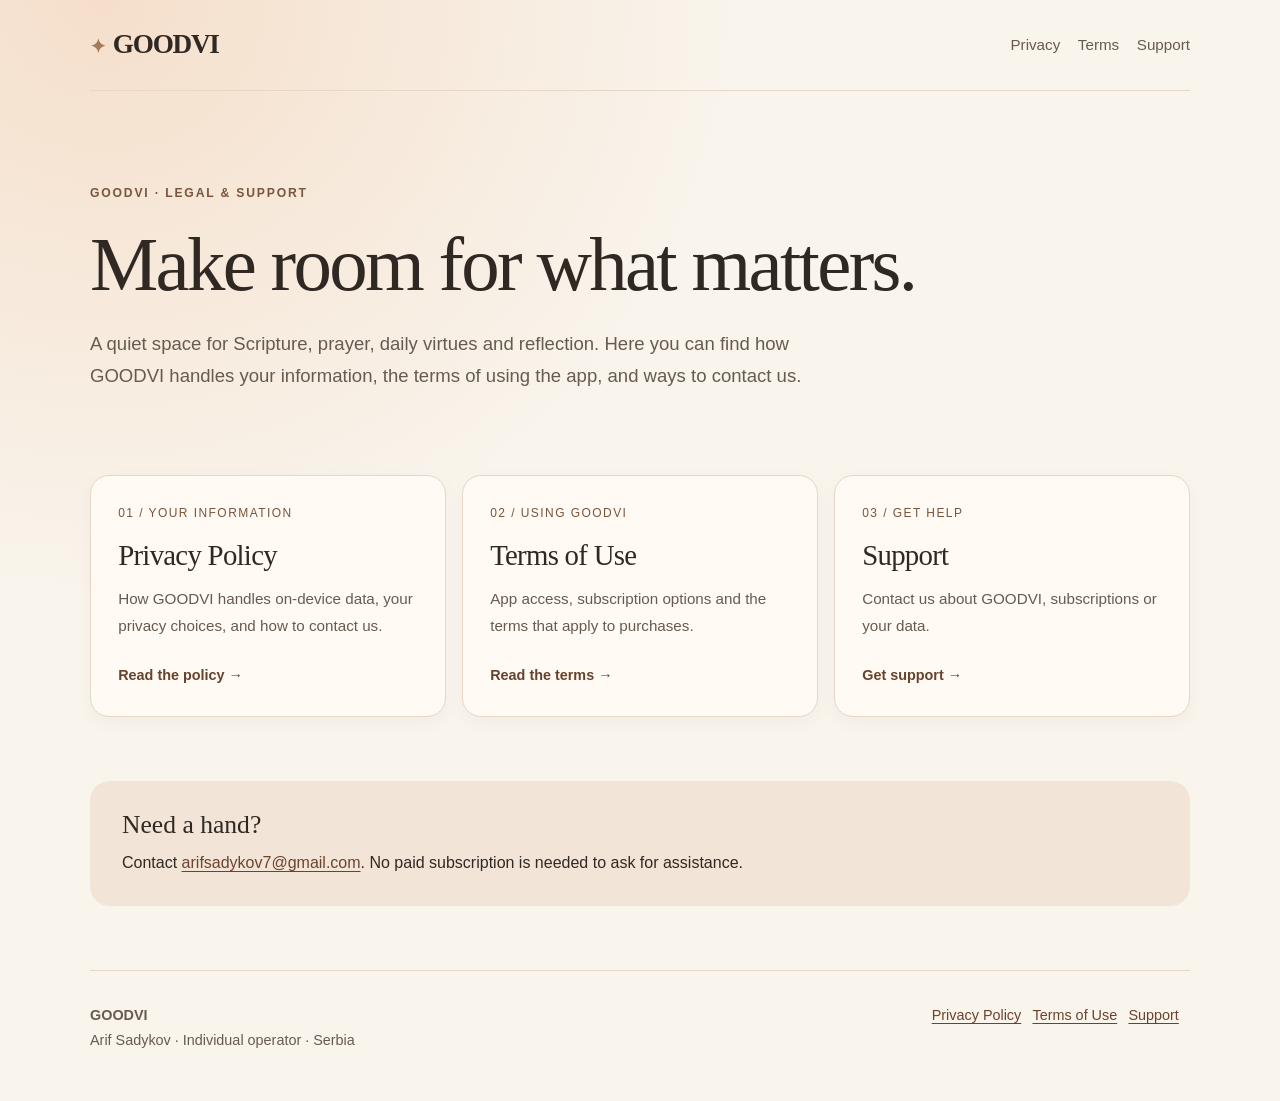
<file: index.html>
<!doctype html><html lang="en"><head><meta charset="utf-8"><meta name="viewport" content="width=device-width,initial-scale=1"><meta name="description" content="Official privacy, terms and support information for GOODVI, the Scripture, prayer and reflection app for iPhone and iPad."><meta name="theme-color" content="#f9f4ec"><title>GOODVI — Privacy, Terms & Support</title><link rel="stylesheet" href="./assets/styles.css"></head><body><a class="skip" href="#main">Skip to content</a><header class="header"><a class="brand" href="./">GOODVI</a><nav class="nav" aria-label="Main navigation"><a href="./privacy/">Privacy</a><a href="./terms/">Terms</a><a href="./support/">Support</a></nav></header><main id="main"><section class="hero"><p class="eyebrow">GOODVI · Legal & support</p><h1>Make room for what matters.</h1><p class="lead">A quiet space for Scripture, prayer, daily virtues and reflection. Here you can find how GOODVI handles your information, the terms of using the app, and ways to contact us.</p></section><div class="cards"><a class="card" href="./privacy/"><span class="num">01 / YOUR INFORMATION</span><h2>Privacy Policy</h2><p>How GOODVI handles on-device data, your privacy choices, and how to contact us.</p><span class="more">Read the policy →</span></a><a class="card" href="./terms/"><span class="num">02 / USING GOODVI</span><h2>Terms of Use</h2><p>App access, subscription options and the terms that apply to purchases.</p><span class="more">Read the terms →</span></a><a class="card" href="./support/"><span class="num">03 / GET HELP</span><h2>Support</h2><p>Contact us about GOODVI, subscriptions or your data.</p><span class="more">Get support →</span></a></div><section class="home-contact"><h2>Need a hand?</h2><p>Contact <a href="mailto:arifsadykov7@gmail.com">arifsadykov7@gmail.com</a>. No paid subscription is needed to ask for assistance.</p></section></main><footer class="footer"><p><strong>GOODVI</strong><br>Arif Sadykov · Individual operator · Serbia</p><p><a href="./privacy/">Privacy Policy</a><a href="./terms/">Terms of Use</a><a href="./support/">Support</a></p></footer></body></html>
</file>
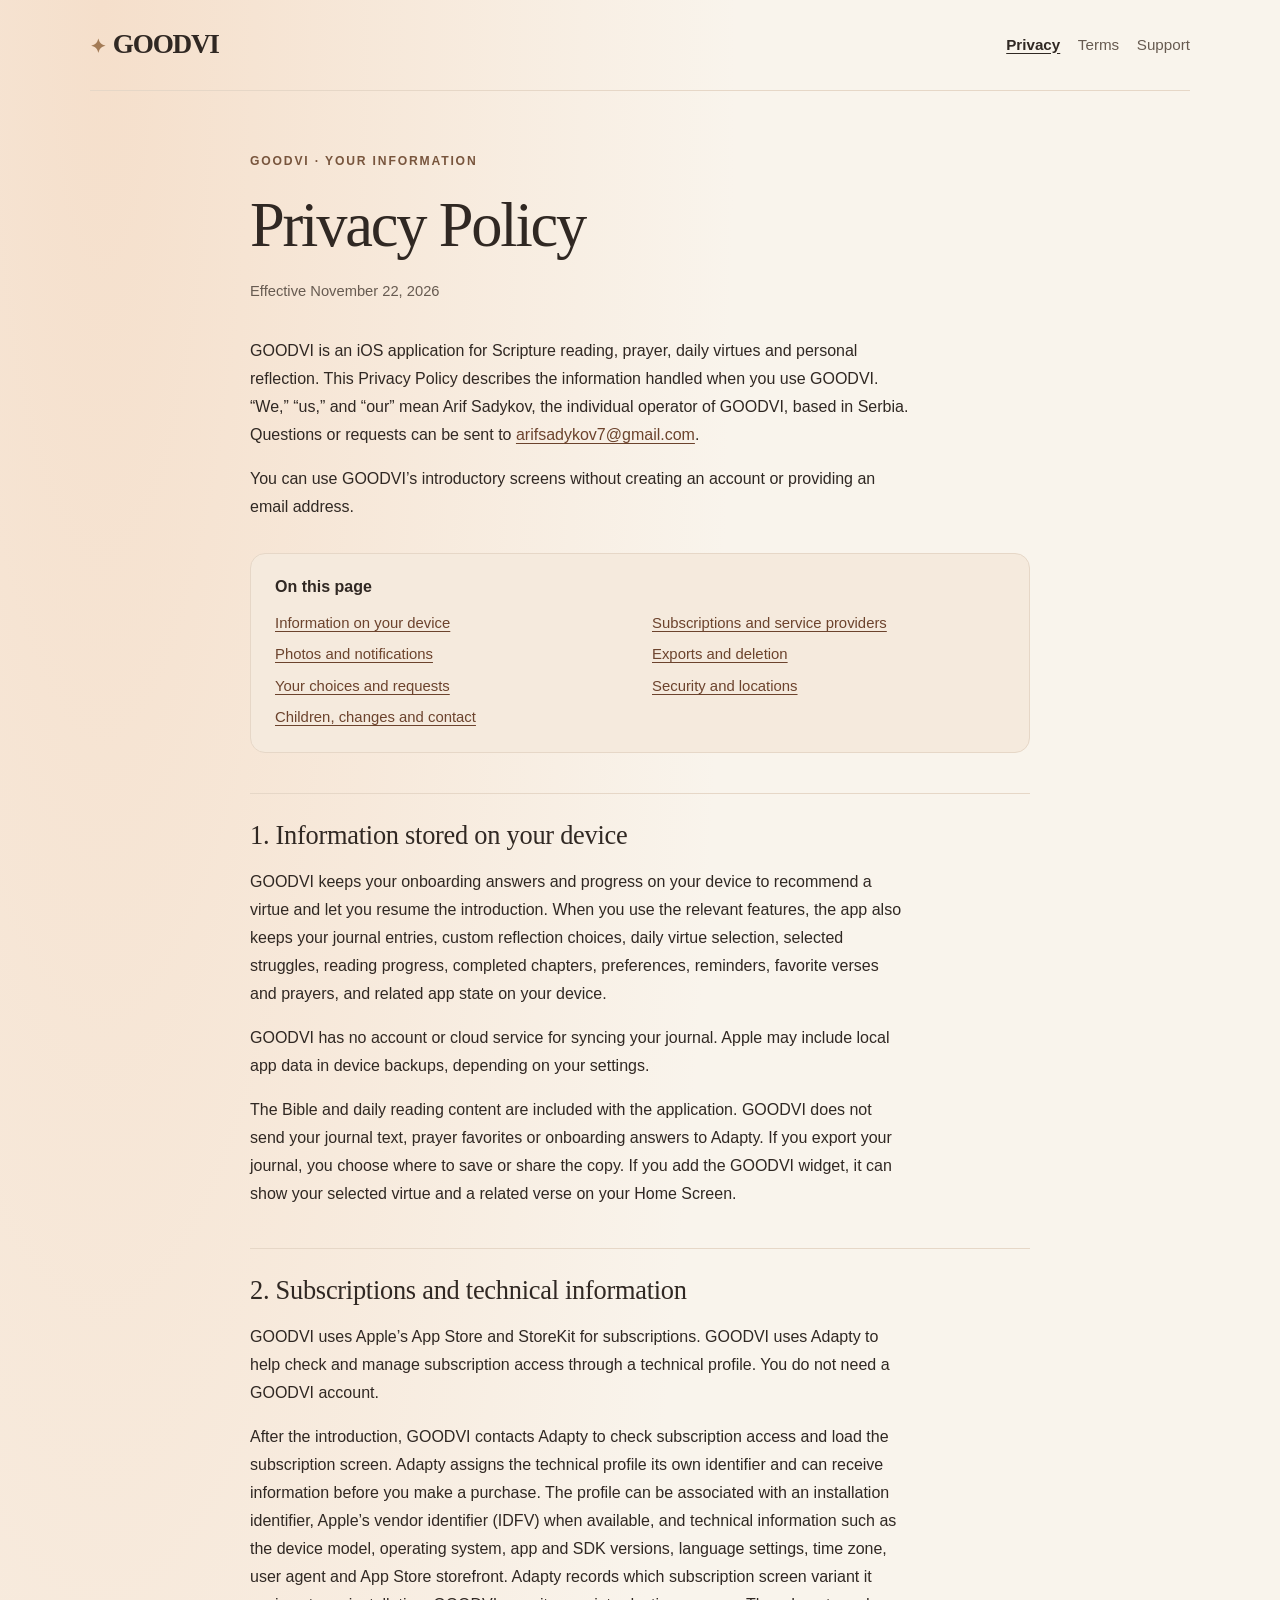
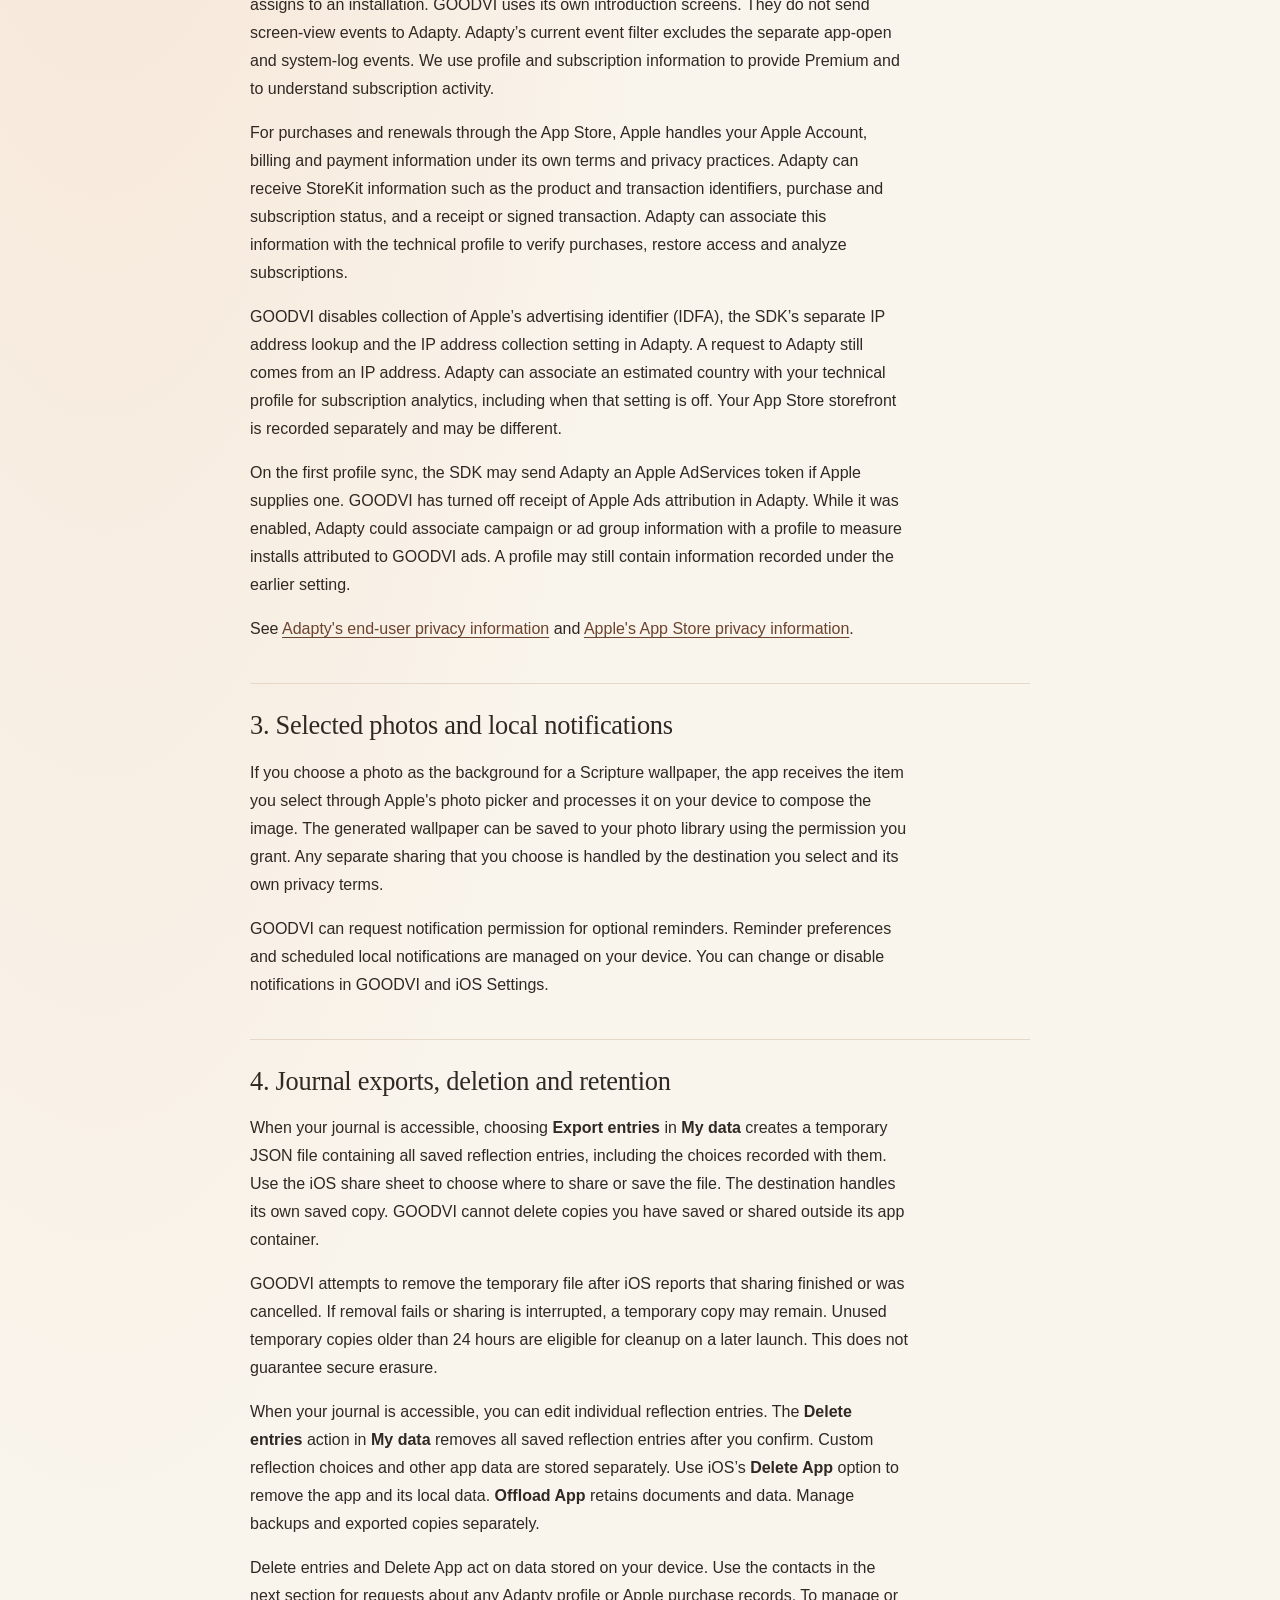
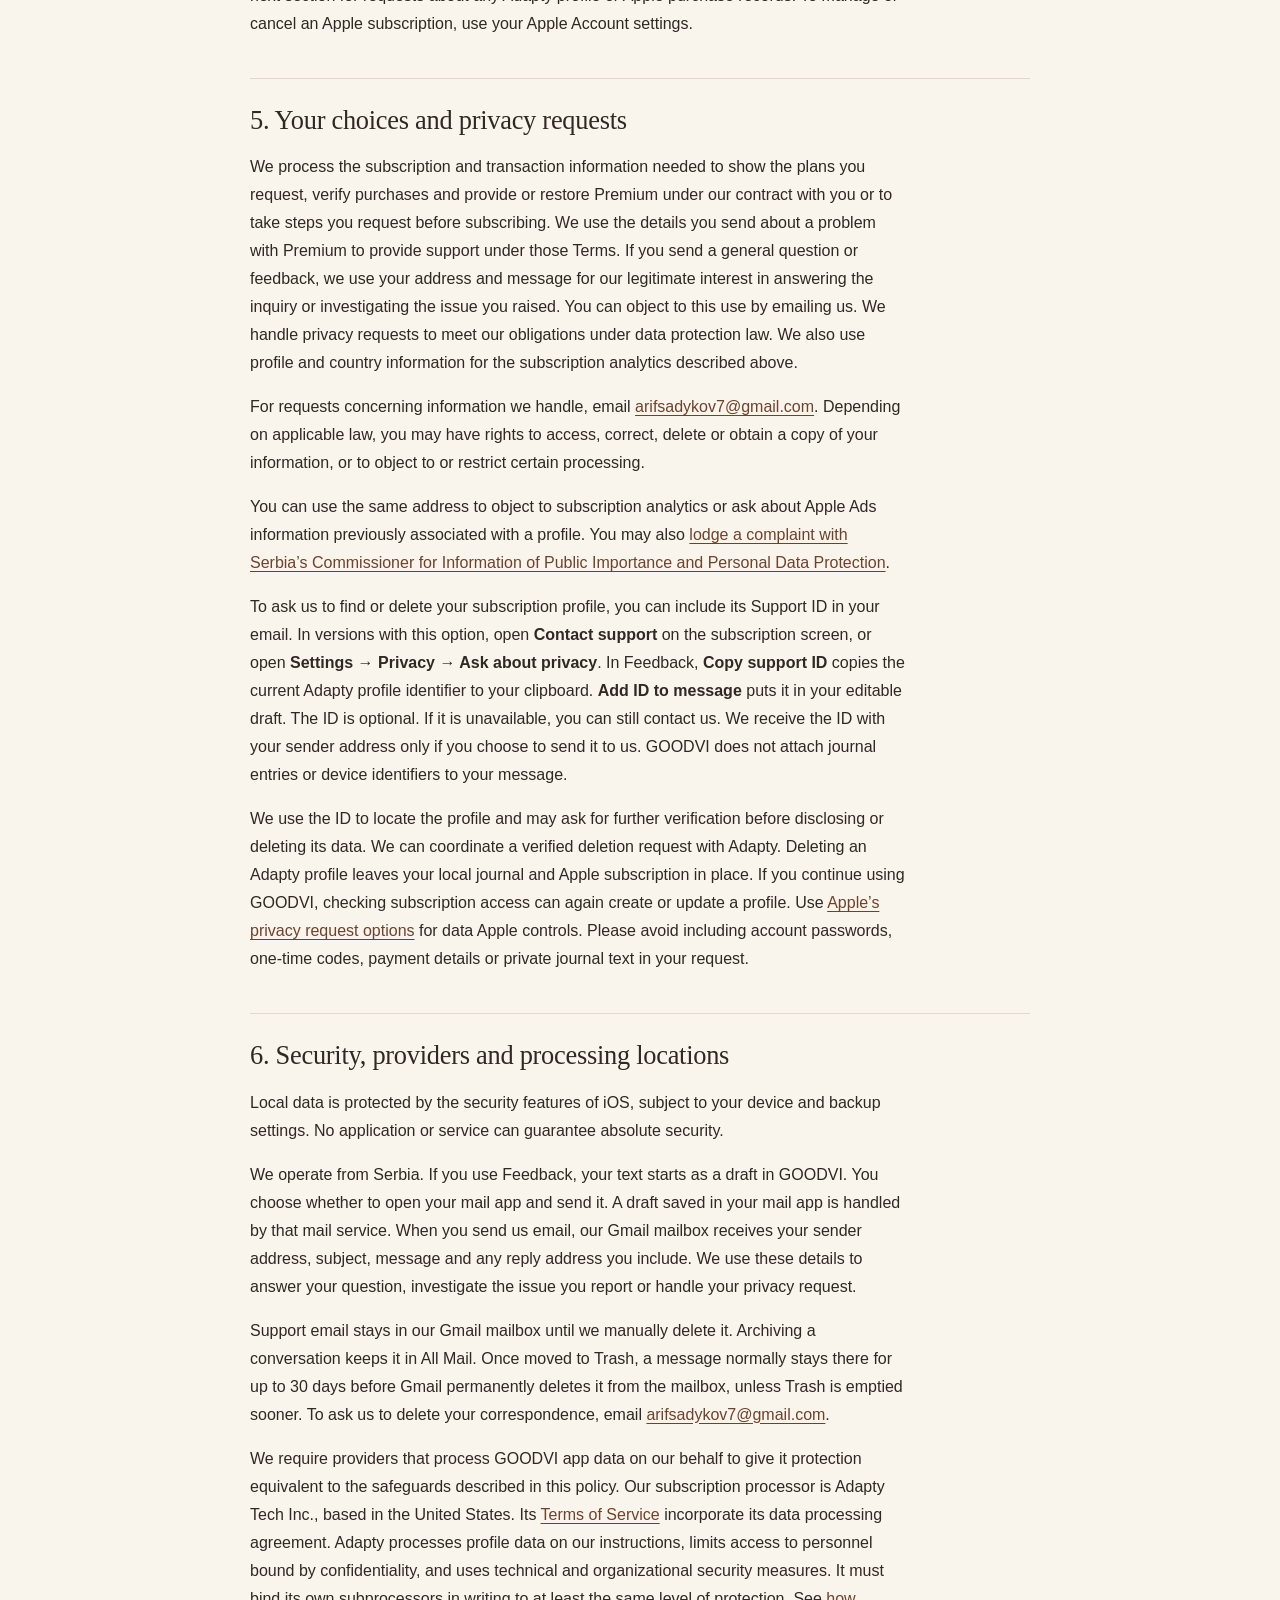
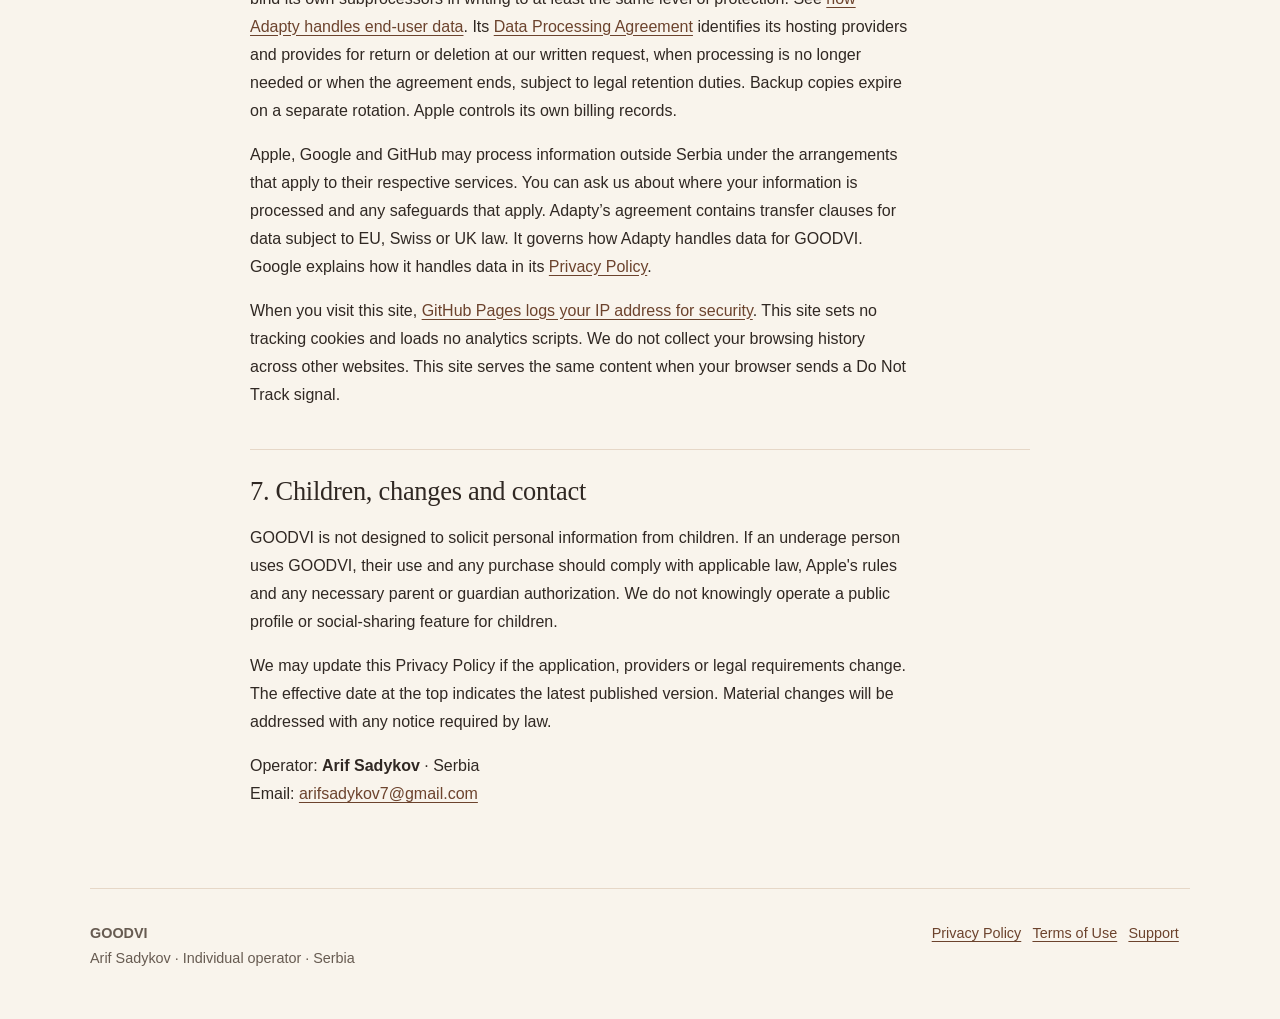
<file: privacy/index.html>
<!doctype html><html lang="en"><head><meta charset="utf-8"><meta name="viewport" content="width=device-width,initial-scale=1"><meta name="description" content="How GOODVI handles on-device data, subscription information and support requests."><meta name="theme-color" content="#f9f4ec"><title>Privacy Policy | GOODVI</title><link rel="stylesheet" href="../assets/styles.css"></head><body><a class="skip" href="#main">Skip to content</a><header class="header"><a class="brand" href="../">GOODVI</a><nav class="nav" aria-label="Main navigation"><a href="../privacy/" aria-current="page">Privacy</a><a href="../terms/">Terms</a><a href="../support/">Support</a></nav></header><main id="main" class="document"><p class="eyebrow">GOODVI · Your information</p><h1>Privacy Policy</h1><p class="updated">Effective November 22, 2026</p><p>GOODVI is an iOS application for Scripture reading, prayer, daily virtues and personal reflection. This Privacy Policy describes the information handled when you use GOODVI. “We,” “us,” and “our” mean Arif Sadykov, the individual operator of GOODVI, based in Serbia. Questions or requests can be sent to <a href="mailto:arifsadykov7@gmail.com">arifsadykov7@gmail.com</a>.</p><p>You can use GOODVI’s introductory screens without creating an account or providing an email address.</p><nav class="contents" aria-label="On this page"><strong>On this page</strong><ul><li><a href="#local">Information on your device</a></li><li><a href="#providers">Subscriptions and service providers</a></li><li><a href="#permissions">Photos and notifications</a></li><li><a href="#exports">Exports and deletion</a></li><li><a href="#choices">Your choices and requests</a></li><li><a href="#security">Security and locations</a></li><li><a href="#contact">Children, changes and contact</a></li></ul></nav><h2 id="local">1. Information stored on your device</h2><p>GOODVI keeps your onboarding answers and progress on your device to recommend a virtue and let you resume the introduction. When you use the relevant features, the app also keeps your journal entries, custom reflection choices, daily virtue selection, selected struggles, reading progress, completed chapters, preferences, reminders, favorite verses and prayers, and related app state on your device.</p><p>GOODVI has no account or cloud service for syncing your journal. Apple may include local app data in device backups, depending on your settings.</p><p>The Bible and daily reading content are included with the application. GOODVI does not send your journal text, prayer favorites or onboarding answers to Adapty. If you export your journal, you choose where to save or share the copy. If you add the GOODVI widget, it can show your selected virtue and a related verse on your Home Screen.</p><h2 id="providers">2. Subscriptions and technical information</h2><p>GOODVI uses Apple’s App Store and StoreKit for subscriptions. GOODVI uses Adapty to help check and manage subscription access through a technical profile. You do not need a GOODVI account.</p><p>After the introduction, GOODVI contacts Adapty to check subscription access and load the subscription screen. Adapty assigns the technical profile its own identifier and can receive information before you make a purchase. The profile can be associated with an installation identifier, Apple’s vendor identifier (IDFV) when available, and technical information such as the device model, operating system, app and SDK versions, language settings, time zone, user agent and App Store storefront. Adapty records which subscription screen variant it assigns to an installation. GOODVI uses its own introduction screens. They do not send screen-view events to Adapty. Adapty’s current event filter excludes the separate app-open and system-log events. We use profile and subscription information to provide Premium and to understand subscription activity.</p><p>For purchases and renewals through the App Store, Apple handles your Apple Account, billing and payment information under its own terms and privacy practices. Adapty can receive StoreKit information such as the product and transaction identifiers, purchase and subscription status, and a receipt or signed transaction. Adapty can associate this information with the technical profile to verify purchases, restore access and analyze subscriptions.</p><p>GOODVI disables collection of Apple’s advertising identifier (IDFA), the SDK’s separate IP address lookup and the IP address collection setting in Adapty. A request to Adapty still comes from an IP address. Adapty can associate an estimated country with your technical profile for subscription analytics, including when that setting is off. Your App Store storefront is recorded separately and may be different.</p>
<p>On the first profile sync, the SDK may send Adapty an Apple AdServices token if Apple supplies one. GOODVI has turned off receipt of Apple Ads attribution in Adapty. While it was enabled, Adapty could associate campaign or ad group information with a profile to measure installs attributed to GOODVI ads. A profile may still contain information recorded under the earlier setting.</p><p>See <a href="https://adapty.io/end-users-privacy/">Adapty's end-user privacy information</a> and <a href="https://www.apple.com/legal/privacy/data/en/app-store/">Apple's App Store privacy information</a>.</p><h2 id="permissions">3. Selected photos and local notifications</h2><p>If you choose a photo as the background for a Scripture wallpaper, the app receives the item you select through Apple's photo picker and processes it on your device to compose the image. The generated wallpaper can be saved to your photo library using the permission you grant. Any separate sharing that you choose is handled by the destination you select and its own privacy terms.</p><p>GOODVI can request notification permission for optional reminders. Reminder preferences and scheduled local notifications are managed on your device. You can change or disable notifications in GOODVI and iOS Settings.</p><h2 id="exports">4. Journal exports, deletion and retention</h2><p>When your journal is accessible, choosing <strong>Export entries</strong> in <strong>My data</strong> creates a temporary JSON file containing all saved reflection entries, including the choices recorded with them. Use the iOS share sheet to choose where to share or save the file. The destination handles its own saved copy. GOODVI cannot delete copies you have saved or shared outside its app container.</p><p>GOODVI attempts to remove the temporary file after iOS reports that sharing finished or was cancelled. If removal fails or sharing is interrupted, a temporary copy may remain. Unused temporary copies older than 24 hours are eligible for cleanup on a later launch. This does not guarantee secure erasure.</p><p>When your journal is accessible, you can edit individual reflection entries. The <strong>Delete entries</strong> action in <strong>My data</strong> removes all saved reflection entries after you confirm. Custom reflection choices and other app data are stored separately. Use iOS’s <strong>Delete App</strong> option to remove the app and its local data. <strong>Offload App</strong> retains documents and data. Manage backups and exported copies separately.</p><p>Delete entries and Delete App act on data stored on your device. Use the contacts in the next section for requests about any Adapty profile or Apple purchase records. To manage or cancel an Apple subscription, use your Apple Account settings.</p><h2 id="choices">5. Your choices and privacy requests</h2>
<p>We process the subscription and transaction information needed to show the plans you request, verify purchases and provide or restore Premium under our contract with you or to take steps you request before subscribing. We use the details you send about a problem with Premium to provide support under those Terms. If you send a general question or feedback, we use your address and message for our legitimate interest in answering the inquiry or investigating the issue you raised. You can object to this use by emailing us. We handle privacy requests to meet our obligations under data protection law. We also use profile and country information for the subscription analytics described above.</p><p>For requests concerning information we handle, email <a href="mailto:arifsadykov7@gmail.com?subject=GOODVI%20privacy%20request">arifsadykov7@gmail.com</a>. Depending on applicable law, you may have rights to access, correct, delete or obtain a copy of your information, or to object to or restrict certain processing.</p>
<p>You can use the same address to object to subscription analytics or ask about Apple Ads information previously associated with a profile. You may also <a href="https://poverenik.rs/zastita-podataka/kako-da-ostvarite-svoja-prava/?script=lat">lodge a complaint with Serbia’s Commissioner for Information of Public Importance and Personal Data Protection</a>.</p><p>To ask us to find or delete your subscription profile, you can include its Support ID in your email. In versions with this option, open <strong>Contact support</strong> on the subscription screen, or open <strong>Settings → Privacy → Ask about privacy</strong>. In Feedback, <strong>Copy support ID</strong> copies the current Adapty profile identifier to your clipboard. <strong>Add ID to message</strong> puts it in your editable draft. The ID is optional. If it is unavailable, you can still contact us. We receive the ID with your sender address only if you choose to send it to us. GOODVI does not attach journal entries or device identifiers to your message.</p><p>We use the ID to locate the profile and may ask for further verification before disclosing or deleting its data. We can coordinate a verified deletion request with Adapty. Deleting an Adapty profile leaves your local journal and Apple subscription in place. If you continue using GOODVI, checking subscription access can again create or update a profile. Use <a href="https://www.apple.com/legal/privacy/contact/">Apple’s privacy request options</a> for data Apple controls. Please avoid including account passwords, one-time codes, payment details or private journal text in your request.</p><h2 id="security">6. Security, providers and processing locations</h2><p>Local data is protected by the security features of iOS, subject to your device and backup settings. No application or service can guarantee absolute security.</p><p>We operate from Serbia. If you use Feedback, your text starts as a draft in GOODVI. You choose whether to open your mail app and send it. A draft saved in your mail app is handled by that mail service. When you send us email, our Gmail mailbox receives your sender address, subject, message and any reply address you include. We use these details to answer your question, investigate the issue you report or handle your privacy request.</p>
<p>Support email stays in our Gmail mailbox until we manually delete it. Archiving a conversation keeps it in All Mail. Once moved to Trash, a message normally stays there for up to 30 days before Gmail permanently deletes it from the mailbox, unless Trash is emptied sooner. To ask us to delete your correspondence, email <a href="mailto:arifsadykov7@gmail.com?subject=GOODVI%20privacy%20request">arifsadykov7@gmail.com</a>.</p><p>We require providers that process GOODVI app data on our behalf to give it protection equivalent to the safeguards described in this policy. Our subscription processor is Adapty Tech Inc., based in the United States. Its <a href="https://adapty.io/terms/">Terms of Service</a> incorporate its data processing agreement. Adapty processes profile data on our instructions, limits access to personnel bound by confidentiality, and uses technical and organizational security measures. It must bind its own subprocessors in writing to at least the same level of protection. See <a href="https://adapty.io/end-users-privacy/">how Adapty handles end-user data</a>. Its <a href="https://adapty.io/data-processing-agreement/">Data Processing Agreement</a> identifies its hosting providers and provides for return or deletion at our written request, when processing is no longer needed or when the agreement ends, subject to legal retention duties. Backup copies expire on a separate rotation. Apple controls its own billing records.</p>
<p>Apple, Google and GitHub may process information outside Serbia under the arrangements that apply to their respective services. You can ask us about where your information is processed and any safeguards that apply. Adapty’s agreement contains transfer clauses for data subject to EU, Swiss or UK law. It governs how Adapty handles data for GOODVI. Google explains how it handles data in its <a href="https://policies.google.com/privacy">Privacy Policy</a>.</p><p>When you visit this site, <a href="https://docs.github.com/en/pages/getting-started-with-github-pages/what-is-github-pages#data-collection">GitHub Pages logs your IP address for security</a>. This site sets no tracking cookies and loads no analytics scripts. We do not collect your browsing history across other websites. This site serves the same content when your browser sends a Do Not Track signal.</p><h2 id="contact">7. Children, changes and contact</h2><p>GOODVI is not designed to solicit personal information from children. If an underage person uses GOODVI, their use and any purchase should comply with applicable law, Apple's rules and any necessary parent or guardian authorization. We do not knowingly operate a public profile or social-sharing feature for children.</p><p>We may update this Privacy Policy if the application, providers or legal requirements change. The effective date at the top indicates the latest published version. Material changes will be addressed with any notice required by law.</p><p>Operator: <strong>Arif Sadykov</strong> · Serbia<br>Email: <a href="mailto:arifsadykov7@gmail.com">arifsadykov7@gmail.com</a></p></main><footer class="footer"><p><strong>GOODVI</strong><br>Arif Sadykov · Individual operator · Serbia</p><p><a href="../privacy/">Privacy Policy</a><a href="../terms/">Terms of Use</a><a href="../support/">Support</a></p></footer></body></html>
</file>
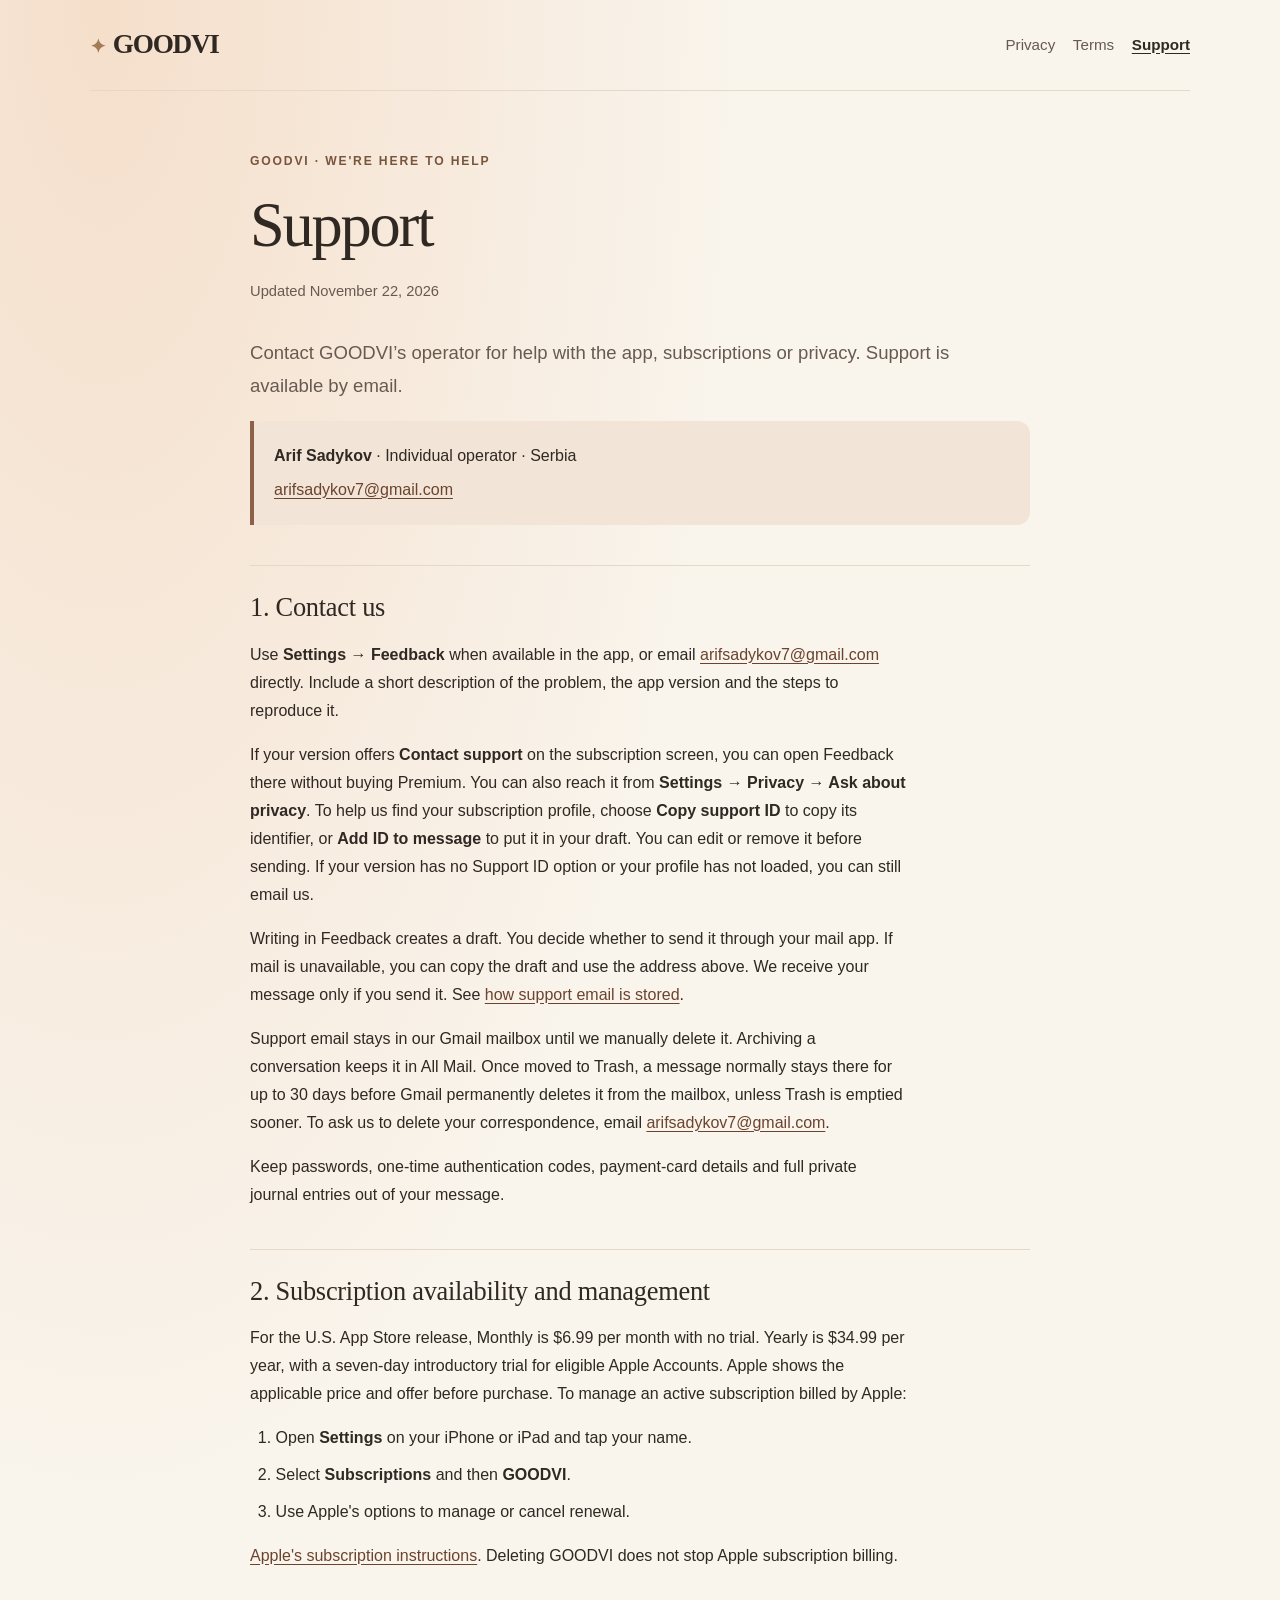
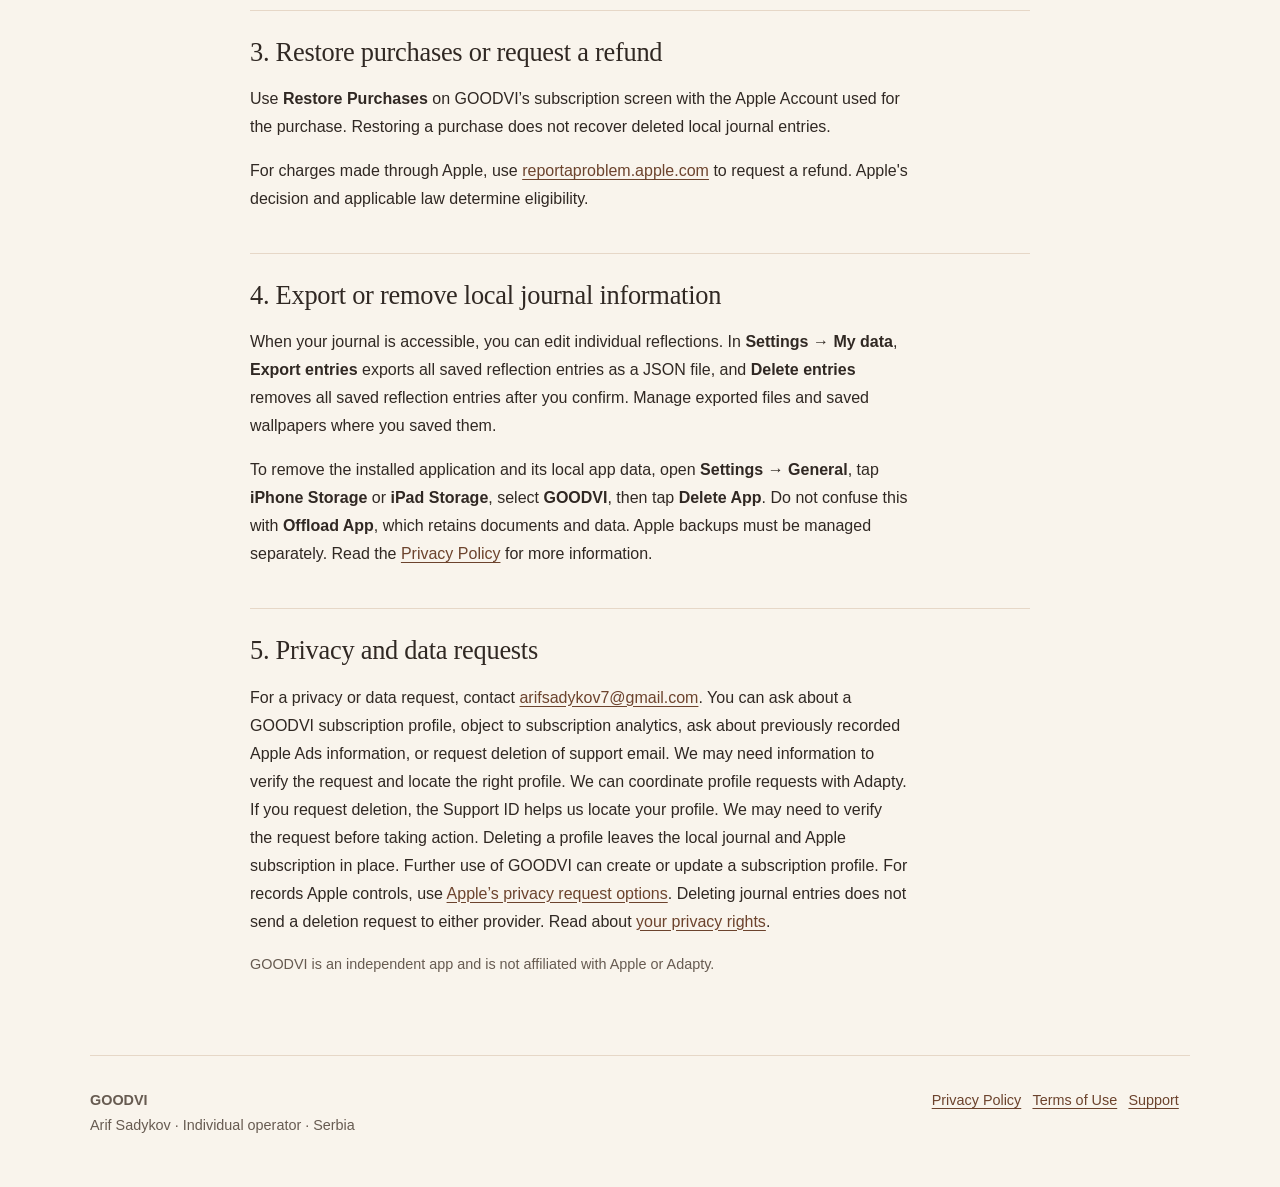
<file: support/index.html>
<!doctype html><html lang="en"><head><meta charset="utf-8"><meta name="viewport" content="width=device-width,initial-scale=1"><meta name="description" content="Contact GOODVI support and find information about subscription availability and managing your local journal."><meta name="theme-color" content="#f9f4ec"><title>Support | GOODVI</title><link rel="stylesheet" href="../assets/styles.css"></head><body><a class="skip" href="#main">Skip to content</a><header class="header"><a class="brand" href="../">GOODVI</a><nav class="nav" aria-label="Main navigation"><a href="../privacy/">Privacy</a><a href="../terms/">Terms</a><a href="../support/" aria-current="page">Support</a></nav></header><main id="main" class="document"><p class="eyebrow">GOODVI · We're here to help</p><h1>Support</h1><p class="updated">Updated November 22, 2026</p><p class="lead">Contact GOODVI’s operator for help with the app, subscriptions or privacy. Support is available by email.</p><div class="notice"><p><strong>Arif Sadykov</strong> · Individual operator · Serbia</p><p><a href="mailto:arifsadykov7@gmail.com">arifsadykov7@gmail.com</a></p></div><h2>1. Contact us</h2><p>Use <strong>Settings → Feedback</strong> when available in the app, or email <a href="mailto:arifsadykov7@gmail.com?subject=GOODVI%20support">arifsadykov7@gmail.com</a> directly. Include a short description of the problem, the app version and the steps to reproduce it.</p><p>If your version offers <strong>Contact support</strong> on the subscription screen, you can open Feedback there without buying Premium. You can also reach it from <strong>Settings → Privacy → Ask about privacy</strong>. To help us find your subscription profile, choose <strong>Copy support ID</strong> to copy its identifier, or <strong>Add ID to message</strong> to put it in your draft. You can edit or remove it before sending. If your version has no Support ID option or your profile has not loaded, you can still email us.</p><p>Writing in Feedback creates a draft. You decide whether to send it through your mail app. If mail is unavailable, you can copy the draft and use the address above. We receive your message only if you send it. See <a href="../privacy/#security">how support email is stored</a>.</p>
<p>Support email stays in our Gmail mailbox until we manually delete it. Archiving a conversation keeps it in All Mail. Once moved to Trash, a message normally stays there for up to 30 days before Gmail permanently deletes it from the mailbox, unless Trash is emptied sooner. To ask us to delete your correspondence, email <a href="mailto:arifsadykov7@gmail.com?subject=GOODVI%20privacy%20request">arifsadykov7@gmail.com</a>.</p><p>Keep passwords, one-time authentication codes, payment-card details and full private journal entries out of your message.</p><h2>2. Subscription availability and management</h2><p>For the U.S. App Store release, Monthly is $6.99 per month with no trial. Yearly is $34.99 per year, with a seven-day introductory trial for eligible Apple Accounts. Apple shows the applicable price and offer before purchase. To manage an active subscription billed by Apple:</p><ol><li>Open <strong>Settings</strong> on your iPhone or iPad and tap your name.</li><li>Select <strong>Subscriptions</strong> and then <strong>GOODVI</strong>.</li><li>Use Apple's options to manage or cancel renewal.</li></ol><p><a href="https://support.apple.com/en-us/118428">Apple's subscription instructions</a>. Deleting GOODVI does not stop Apple subscription billing.</p><h2>3. Restore purchases or request a refund</h2><p>Use <strong>Restore Purchases</strong> on GOODVI’s subscription screen with the Apple Account used for the purchase. Restoring a purchase does not recover deleted local journal entries.</p><p>For charges made through Apple, use <a href="https://reportaproblem.apple.com/">reportaproblem.apple.com</a> to request a refund. Apple's decision and applicable law determine eligibility.</p><h2>4. Export or remove local journal information</h2><p>When your journal is accessible, you can edit individual reflections. In <strong>Settings → My data</strong>, <strong>Export entries</strong> exports all saved reflection entries as a JSON file, and <strong>Delete entries</strong> removes all saved reflection entries after you confirm. Manage exported files and saved wallpapers where you saved them.</p><p>To remove the installed application and its local app data, open <strong>Settings → General</strong>, tap <strong>iPhone Storage</strong> or <strong>iPad Storage</strong>, select <strong>GOODVI</strong>, then tap <strong>Delete App</strong>. Do not confuse this with <strong>Offload App</strong>, which retains documents and data. Apple backups must be managed separately. Read the <a href="../privacy/">Privacy Policy</a> for more information.</p><h2>5. Privacy and data requests</h2><p>For a privacy or data request, contact <a href="mailto:arifsadykov7@gmail.com?subject=GOODVI%20privacy%20request">arifsadykov7@gmail.com</a>. You can ask about a GOODVI subscription profile, object to subscription analytics, ask about previously recorded Apple Ads information, or request deletion of support email. We may need information to verify the request and locate the right profile. We can coordinate profile requests with Adapty. If you request deletion, the Support ID helps us locate your profile. We may need to verify the request before taking action. Deleting a profile leaves the local journal and Apple subscription in place. Further use of GOODVI can create or update a subscription profile. For records Apple controls, use <a href="https://www.apple.com/legal/privacy/contact/">Apple’s privacy request options</a>. Deleting journal entries does not send a deletion request to either provider. Read about <a href="../privacy/#choices">your privacy rights</a>.</p><p class="fine">GOODVI is an independent app and is not affiliated with Apple or Adapty.</p></main><footer class="footer"><p><strong>GOODVI</strong><br>Arif Sadykov · Individual operator · Serbia</p><p><a href="../privacy/">Privacy Policy</a><a href="../terms/">Terms of Use</a><a href="../support/">Support</a></p></footer></body></html>
</file>
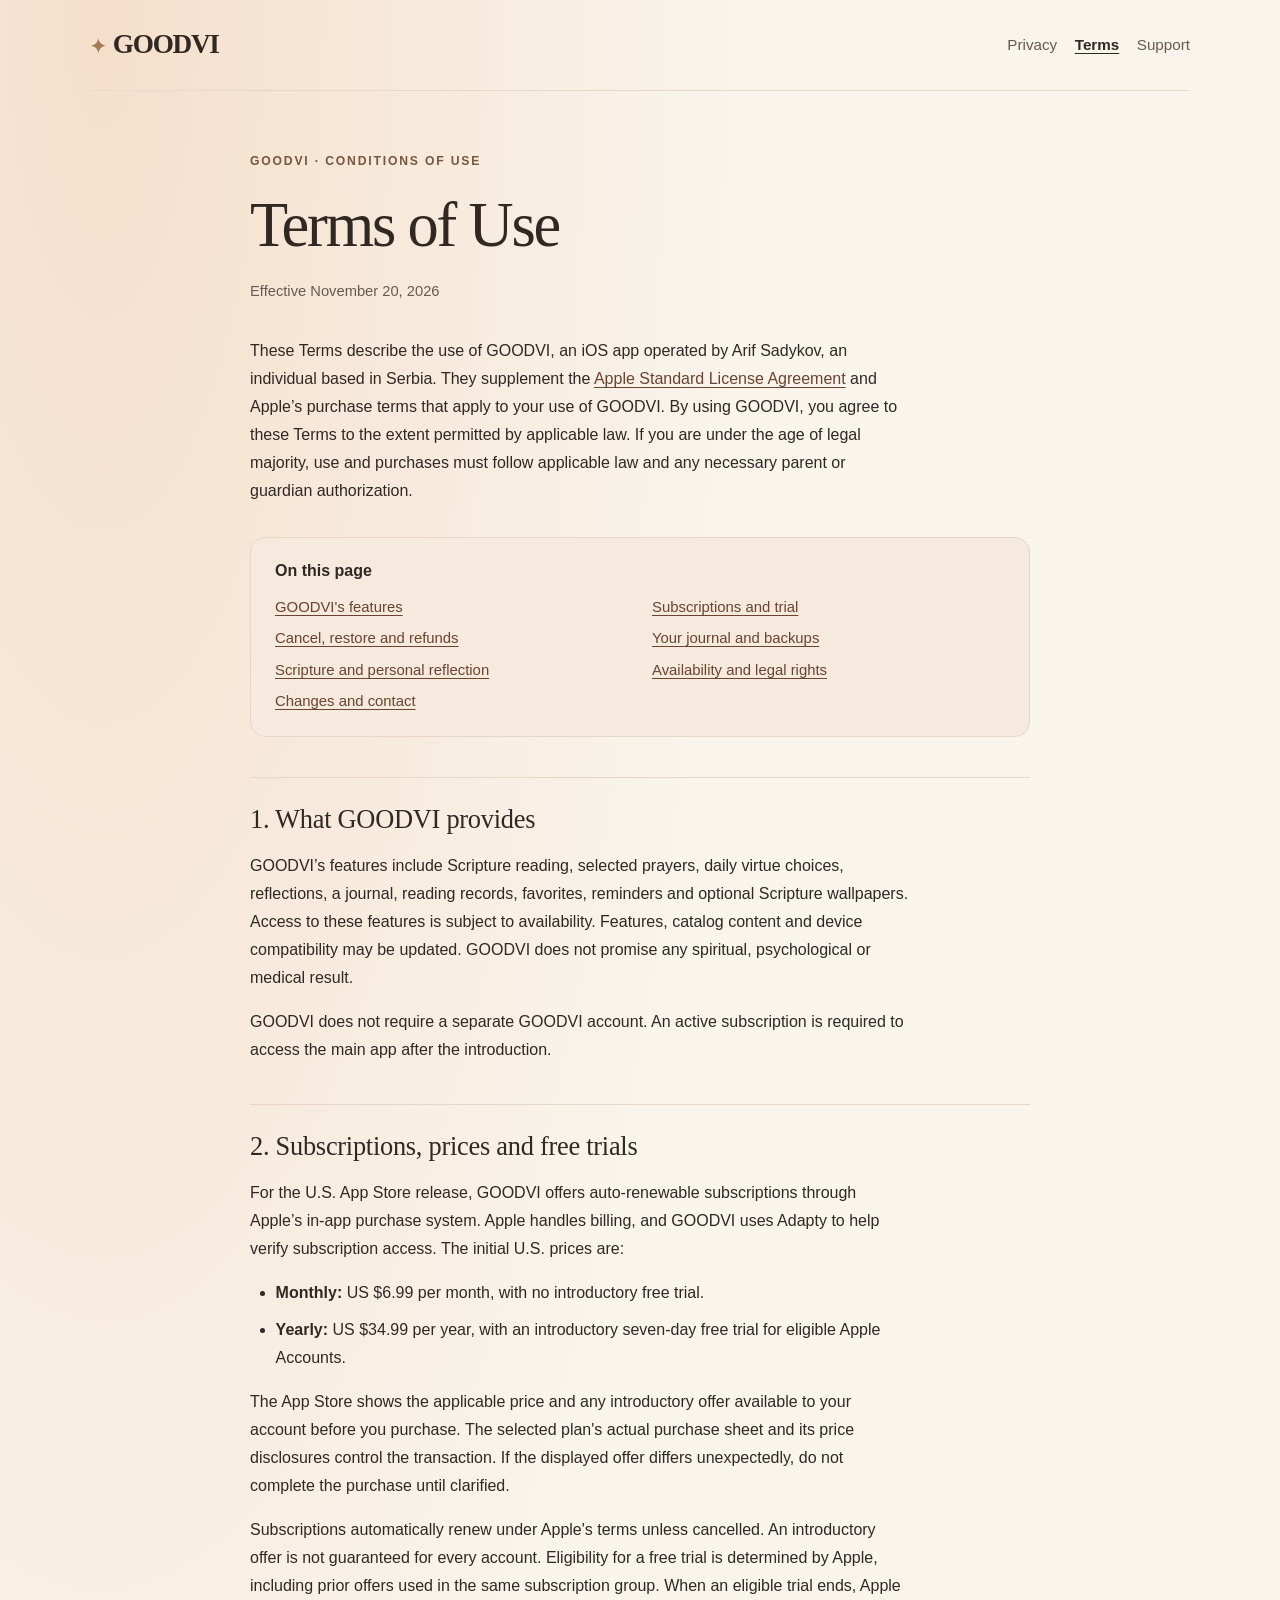
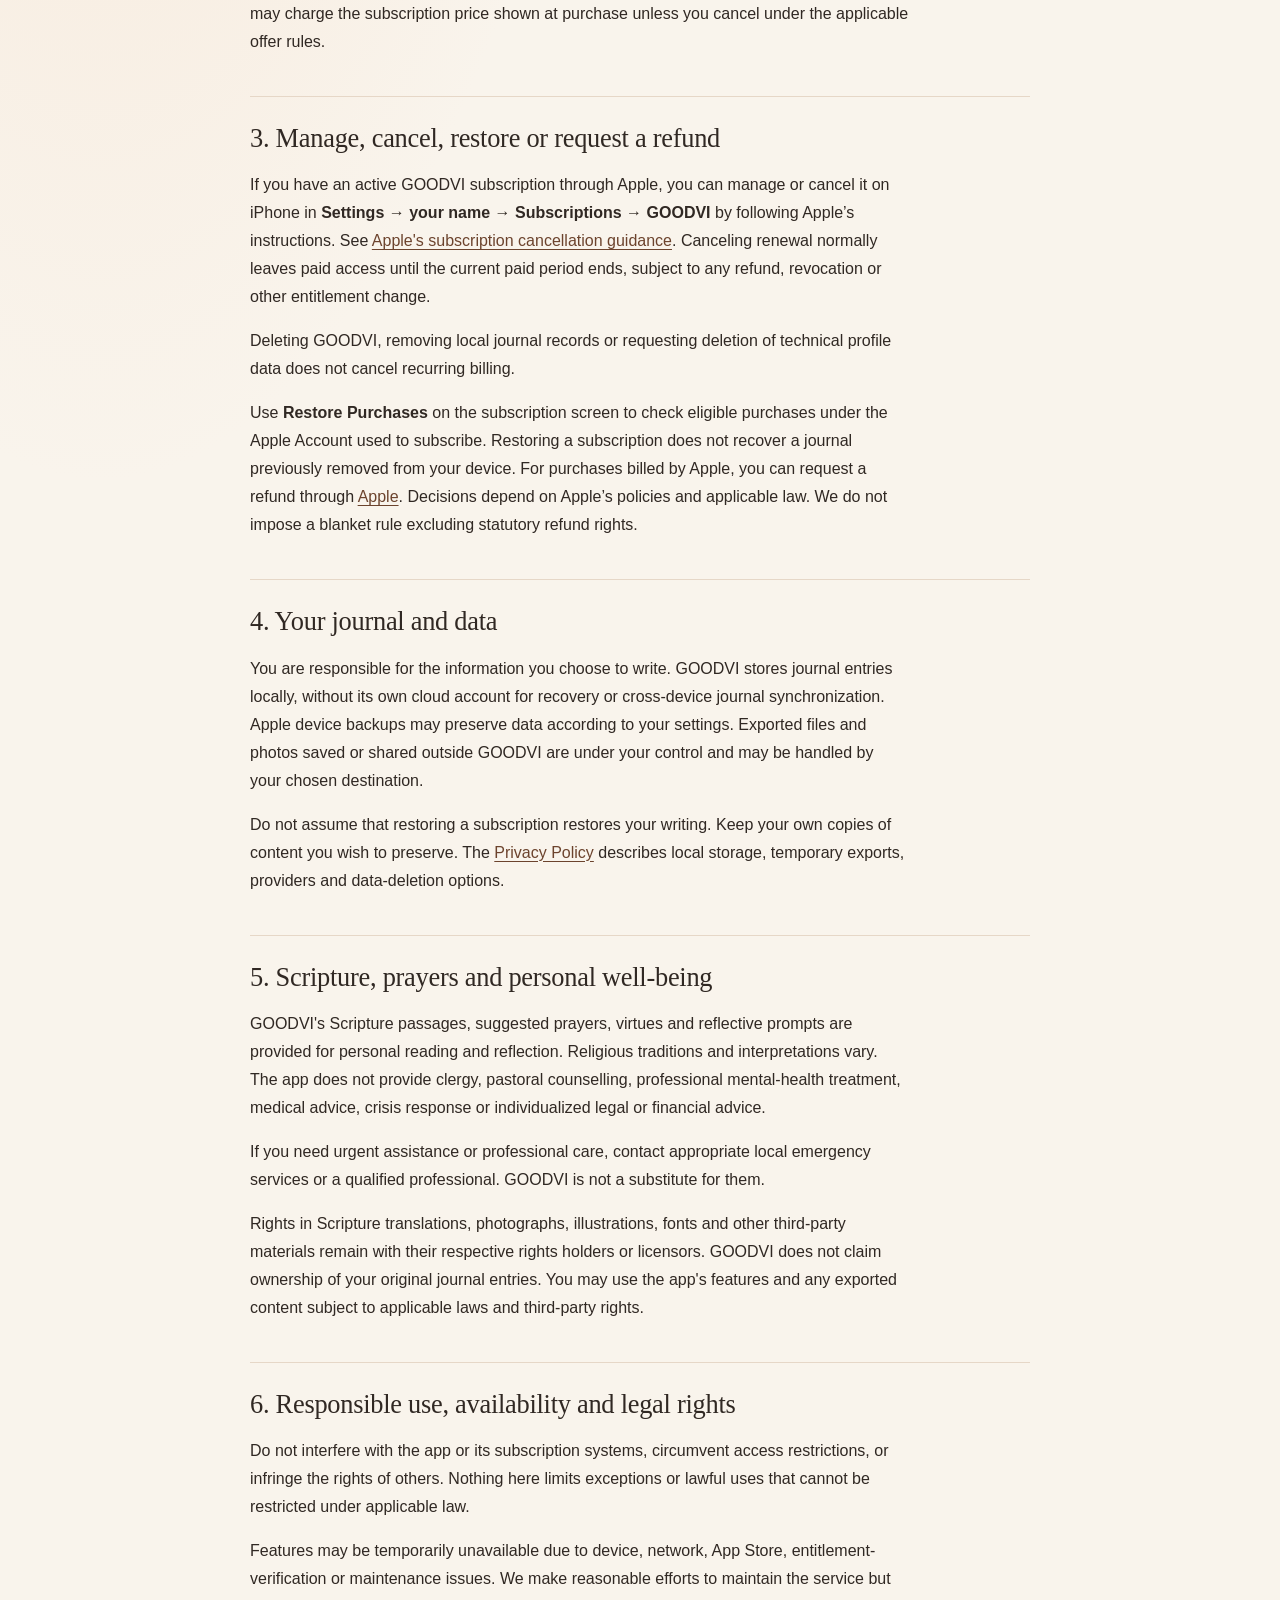
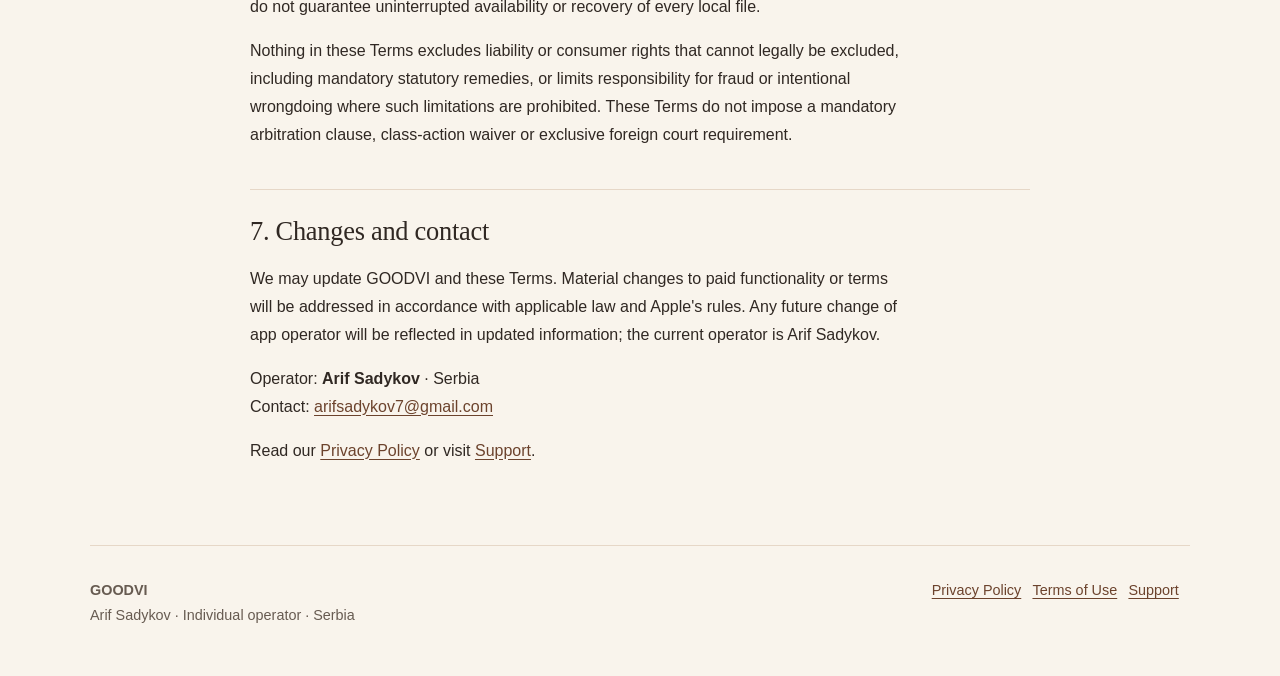
<file: terms/index.html>
<!doctype html><html lang="en"><head><meta charset="utf-8"><meta name="viewport" content="width=device-width,initial-scale=1"><meta name="description" content="Terms governing GOODVI’s iOS journal, Bible and prayer features and Apple subscriptions."><meta name="theme-color" content="#f9f4ec"><title>Terms of Use | GOODVI</title><link rel="stylesheet" href="../assets/styles.css"></head><body><a class="skip" href="#main">Skip to content</a><header class="header"><a class="brand" href="../">GOODVI</a><nav class="nav" aria-label="Main navigation"><a href="../privacy/">Privacy</a><a href="../terms/" aria-current="page">Terms</a><a href="../support/">Support</a></nav></header><main id="main" class="document"><p class="eyebrow">GOODVI · Conditions of use</p><h1>Terms of Use</h1><p class="updated">Effective November 20, 2026</p><p>These Terms describe the use of GOODVI, an iOS app operated by Arif Sadykov, an individual based in Serbia. They supplement the <a href="https://www.apple.com/legal/internet-services/itunes/dev/stdeula/">Apple Standard License Agreement</a> and Apple’s purchase terms that apply to your use of GOODVI. By using GOODVI, you agree to these Terms to the extent permitted by applicable law. If you are under the age of legal majority, use and purchases must follow applicable law and any necessary parent or guardian authorization.</p><nav class="contents" aria-label="On this page"><strong>On this page</strong><ul><li><a href="#service">GOODVI's features</a></li><li><a href="#subscriptions">Subscriptions and trial</a></li><li><a href="#manage">Cancel, restore and refunds</a></li><li><a href="#journal">Your journal and backups</a></li><li><a href="#content">Scripture and personal reflection</a></li><li><a href="#limits">Availability and legal rights</a></li><li><a href="#contact">Changes and contact</a></li></ul></nav><h2 id="service">1. What GOODVI provides</h2><p>GOODVI’s features include Scripture reading, selected prayers, daily virtue choices, reflections, a journal, reading records, favorites, reminders and optional Scripture wallpapers. Access to these features is subject to availability. Features, catalog content and device compatibility may be updated. GOODVI does not promise any spiritual, psychological or medical result.</p><p>GOODVI does not require a separate GOODVI account. An active subscription is required to access the main app after the introduction.</p><h2 id="subscriptions">2. Subscriptions, prices and free trials</h2><p>For the U.S. App Store release, GOODVI offers auto-renewable subscriptions through Apple’s in-app purchase system. Apple handles billing, and GOODVI uses Adapty to help verify subscription access. The initial U.S. prices are:</p><ul><li><strong>Monthly:</strong> US $6.99 per month, with no introductory free trial.</li><li><strong>Yearly:</strong> US $34.99 per year, with an introductory seven-day free trial for eligible Apple Accounts.</li></ul><p>The App Store shows the applicable price and any introductory offer available to your account before you purchase. The selected plan's actual purchase sheet and its price disclosures control the transaction. If the displayed offer differs unexpectedly, do not complete the purchase until clarified.</p><p>Subscriptions automatically renew under Apple's terms unless cancelled. An introductory offer is not guaranteed for every account. Eligibility for a free trial is determined by Apple, including prior offers used in the same subscription group. When an eligible trial ends, Apple may charge the subscription price shown at purchase unless you cancel under the applicable offer rules.</p><h2 id="manage">3. Manage, cancel, restore or request a refund</h2><p>If you have an active GOODVI subscription through Apple, you can manage or cancel it on iPhone in <strong>Settings → your name → Subscriptions → GOODVI</strong> by following Apple’s instructions. See <a href="https://support.apple.com/en-us/118428">Apple's subscription cancellation guidance</a>. Canceling renewal normally leaves paid access until the current paid period ends, subject to any refund, revocation or other entitlement change.</p><p>Deleting GOODVI, removing local journal records or requesting deletion of technical profile data does not cancel recurring billing.</p><p>Use <strong>Restore Purchases</strong> on the subscription screen to check eligible purchases under the Apple Account used to subscribe. Restoring a subscription does not recover a journal previously removed from your device. For purchases billed by Apple, you can request a refund through <a href="https://reportaproblem.apple.com/">Apple</a>. Decisions depend on Apple’s policies and applicable law. We do not impose a blanket rule excluding statutory refund rights.</p><h2 id="journal">4. Your journal and data</h2><p>You are responsible for the information you choose to write. GOODVI stores journal entries locally, without its own cloud account for recovery or cross-device journal synchronization. Apple device backups may preserve data according to your settings. Exported files and photos saved or shared outside GOODVI are under your control and may be handled by your chosen destination.</p><p>Do not assume that restoring a subscription restores your writing. Keep your own copies of content you wish to preserve. The <a href="../privacy/">Privacy Policy</a> describes local storage, temporary exports, providers and data-deletion options.</p><h2 id="content">5. Scripture, prayers and personal well-being</h2><p>GOODVI's Scripture passages, suggested prayers, virtues and reflective prompts are provided for personal reading and reflection. Religious traditions and interpretations vary. The app does not provide clergy, pastoral counselling, professional mental-health treatment, medical advice, crisis response or individualized legal or financial advice.</p><p>If you need urgent assistance or professional care, contact appropriate local emergency services or a qualified professional. GOODVI is not a substitute for them.</p><p>Rights in Scripture translations, photographs, illustrations, fonts and other third-party materials remain with their respective rights holders or licensors. GOODVI does not claim ownership of your original journal entries. You may use the app's features and any exported content subject to applicable laws and third-party rights.</p><h2 id="limits">6. Responsible use, availability and legal rights</h2><p>Do not interfere with the app or its subscription systems, circumvent access restrictions, or infringe the rights of others. Nothing here limits exceptions or lawful uses that cannot be restricted under applicable law.</p><p>Features may be temporarily unavailable due to device, network, App Store, entitlement-verification or maintenance issues. We make reasonable efforts to maintain the service but do not guarantee uninterrupted availability or recovery of every local file.</p><p>Nothing in these Terms excludes liability or consumer rights that cannot legally be excluded, including mandatory statutory remedies, or limits responsibility for fraud or intentional wrongdoing where such limitations are prohibited. These Terms do not impose a mandatory arbitration clause, class-action waiver or exclusive foreign court requirement.</p><h2 id="contact">7. Changes and contact</h2><p>We may update GOODVI and these Terms. Material changes to paid functionality or terms will be addressed in accordance with applicable law and Apple's rules. Any future change of app operator will be reflected in updated information; the current operator is Arif Sadykov.</p><p>Operator: <strong>Arif Sadykov</strong> · Serbia<br>Contact: <a href="mailto:arifsadykov7@gmail.com">arifsadykov7@gmail.com</a></p><p>Read our <a href="../privacy/">Privacy Policy</a> or visit <a href="../support/">Support</a>.</p></main><footer class="footer"><p><strong>GOODVI</strong><br>Arif Sadykov · Individual operator · Serbia</p><p><a href="../privacy/">Privacy Policy</a><a href="../terms/">Terms of Use</a><a href="../support/">Support</a></p></footer></body></html>
</file>
<file: assets/styles.css>
:root{color-scheme:light;--ink:#302823;--muted:#675b51;--paper:#f9f4ec;--cream:#fff9f1;--accent:#78553d;--line:#e6d7c7;--pale:#f2e5d7;--focus:#77513a}*{box-sizing:border-box}html{scroll-behavior:smooth;scroll-padding-top:1.5rem}body{margin:0;background:radial-gradient(ellipse at 8% 0%,#f5dfcb 0,transparent 38%),var(--paper);color:var(--ink);font:16px/1.75 -apple-system,BlinkMacSystemFont,"Segoe UI",sans-serif;-webkit-text-size-adjust:100%}a{color:#6c432d;text-underline-offset:3px;overflow-wrap:anywhere}a:focus-visible{outline:3px solid var(--focus);outline-offset:3px;border-radius:4px}p,li,h1,h2,h3{overflow-wrap:anywhere}.skip{position:absolute;left:1rem;top:-150px;padding:.6rem 1rem;background:white}.skip:focus{top:1rem;z-index:30}.header,.footer,main{width:min(1100px,calc(100% - 44px));margin-inline:auto}.header{display:flex;justify-content:space-between;gap:1rem;align-items:center;flex-wrap:wrap;padding:21px 0;border-bottom:1px solid var(--line)}.brand{font-family:Georgia,"Times New Roman",serif;font-weight:bold;font-size:1.7rem;color:var(--ink);letter-spacing:-.045em;text-decoration:none}.brand::before{content:"✦";font-family:Georgia,serif;color:#a37b56;font-size:1.2rem;margin-right:.5rem}.nav{display:flex;flex-wrap:wrap;gap:1.1rem}.nav a{font-size:.95rem;text-decoration:none;color:var(--muted);min-height:44px;display:inline-flex;align-items:center}.nav a[aria-current=page]{color:var(--ink);font-weight:650;text-decoration:underline}.nav a:hover{color:var(--ink);text-decoration:underline}.eyebrow{font-size:.76rem;color:var(--accent);text-transform:uppercase;letter-spacing:.15em;font-weight:750}.hero{padding:5rem 0 3rem;max-width:830px}.hero h1,.document h1{font:normal clamp(2.5rem,6vw,5.4rem)/1.13 Georgia,"Times New Roman",serif;letter-spacing:-.035em;margin:1.1rem 0 1.2rem}.lead{font-size:1.16rem;color:var(--muted);max-width:720px}.cards{display:grid;grid-template-columns:repeat(3,minmax(0,1fr));gap:1rem;margin:1rem 0 4rem}.card{display:flex;flex-direction:column;border:1px solid var(--line);border-radius:19px;background:#fffaf3;padding:1.7rem;color:var(--ink);text-decoration:none;min-height:225px;box-shadow:0 6px 20px rgba(76,54,41,.035)}.card:hover{border-color:#b89b81;transform:translateY(-2px);transition:transform .15s ease}.card .num{font-size:.75rem;letter-spacing:.12em;color:var(--accent)}.card h2{font:normal 1.8rem/1.15 Georgia,serif;letter-spacing:-.025em;margin:.9rem 0}.card p{font-size:.95rem;color:var(--muted);margin:0 0 1.5rem}.card .more{margin-top:auto;font-weight:650;font-size:.9rem;color:#67422c}.home-contact{padding:1.8rem 2rem;background:var(--pale);border-radius:20px;margin-bottom:4rem}.home-contact h2{font:normal 1.6rem Georgia,serif;margin:0}.home-contact p{margin:.6rem 0 0}.document{max-width:780px;padding:3rem 0 4rem}.document h1{font-size:clamp(2.4rem,5vw,3.9rem)}.updated{color:var(--muted);font-size:.92rem;margin-bottom:2rem}.document h2{font:normal 1.65rem/1.3 Georgia,serif;letter-spacing:-.01em;margin:2.5rem 0 .75rem;padding-top:1.5rem;border-top:1px solid var(--line)}.document h3{font-size:1.05rem;margin-top:1.6rem}.document p,.document li{max-width:74ch}.document li{margin:.55rem 0}.document ul,.document ol{padding-left:1.6rem}.contents{background:#f5eadd;border:1px solid var(--line);border-radius:15px;padding:1.2rem 1.5rem;margin:2rem 0}.contents strong{display:block;margin-bottom:.4rem}.contents ul{display:grid;grid-template-columns:repeat(2,minmax(0,1fr));gap:0 1.5rem;list-style:none;padding:0;margin:0}.contents li{margin:.1rem 0}.contents a{font-size:.93rem}.notice{background:var(--pale);border-left:4px solid #8b6147;border-radius:0 13px 13px 0;padding:1rem 1.25rem}.notice p{margin:.35rem 0}.footer{border-top:1px solid var(--line);padding:2rem 0 3rem;display:flex;justify-content:space-between;gap:1.5rem;flex-wrap:wrap;font-size:.9rem;color:var(--muted)}.footer p{margin:0}.footer a{margin-right:.7rem}.fine{font-size:.9rem;color:var(--muted)}@media(max-width:700px){.hero{padding:2.5rem 0 1.5rem}.cards{grid-template-columns:1fr;gap:.85rem;margin-bottom:2rem}.card{min-height:0;padding:1.3rem}.home-contact{padding:1.5rem}.document{padding:2rem 0 3rem}.contents ul{grid-template-columns:1fr}.nav{gap:.8rem}.nav a{font-size:.9rem}.footer{flex-direction:column}}@media(prefers-reduced-motion:reduce){html{scroll-behavior:auto}.card:hover{transform:none}}@media print{body{background:white}.header,.footer,.contents,.skip{display:none}.document{max-width:none;width:100%;padding:0}.document h2{page-break-after:avoid}}
</file>
